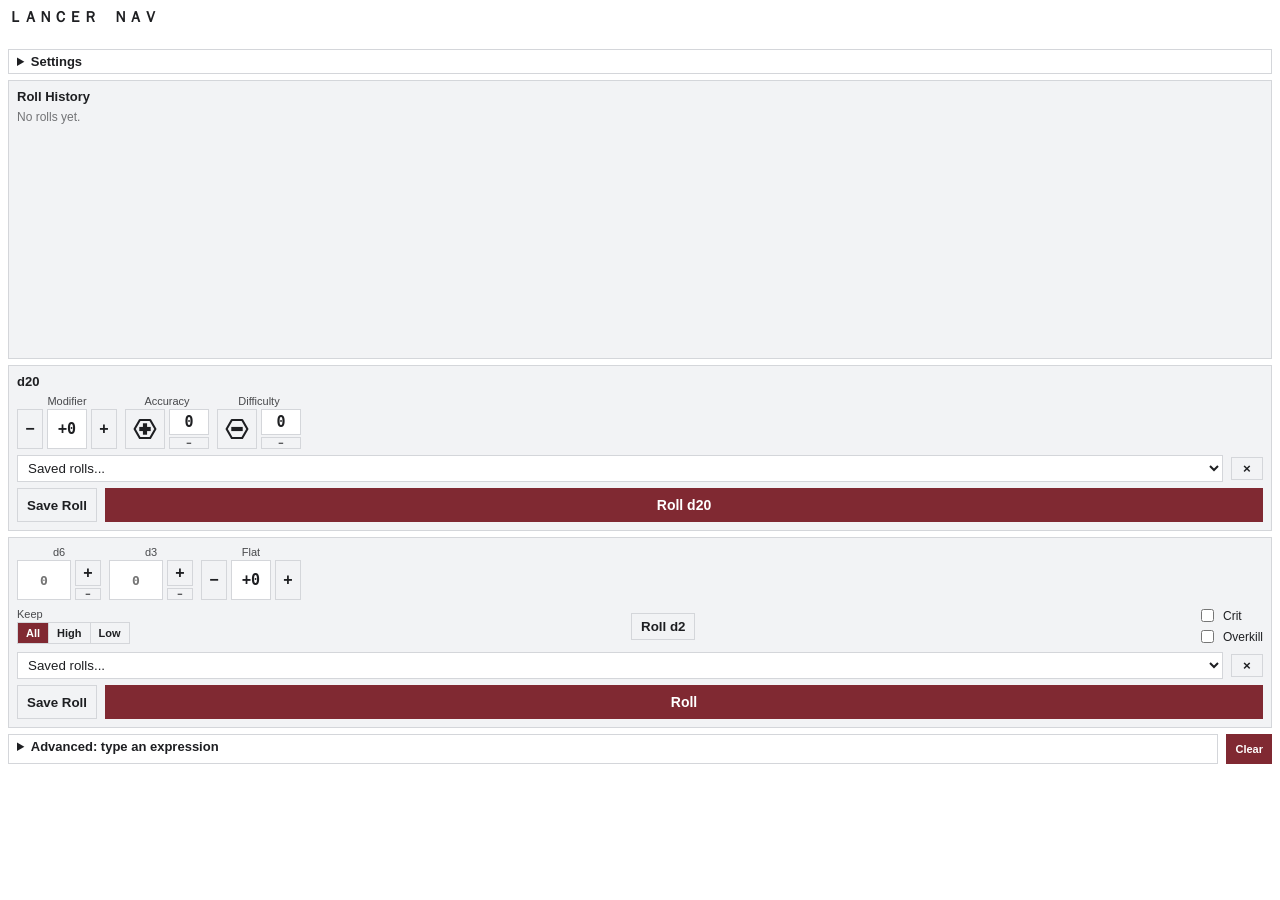
<file: docs/index.html>
<!doctype html>
<html lang="en">
<head>
  <meta charset="UTF-8" />
  <title>Lancer Nav</title>
  <link rel="stylesheet" href="style.css" />
</head>
<body>
  <header>
    <h1>ＬＡＮＣＥＲ　ＮＡＶ</h1>
    <p id="global-status" class="status"></p>
  </header>

  <details id="settings-details">
    <summary>Settings</summary>
    <div class="row settings-links-row">
      <label class="checkbox-field">
        <input id="pair-discord-setting" type="checkbox" checked />
        Pair with Discord
      </label>
      <div class="settings-links">
        <a href="https://discord.com/oauth2/authorize?client_id=1528810293663371464&scope=bot&permissions=330752" target="_blank" rel="noopener noreferrer">Add to Discord</a>
        <a href="https://github.com/thebiggestwoop/lancer-nav" target="_blank" rel="noopener noreferrer">GitHub</a>
      </div>
    </div>
    <div class="field">
      <label for="pairing-code">Pairing code</label>
      <input id="pairing-code" type="text" placeholder="from l!link in Discord" />
    </div>
    <button id="save-settings">Save</button>
    <p id="settings-status" class="status"></p>
    <label class="checkbox-field">
      <input id="show-dice-icons-setting" type="checkbox" checked />
      Show Dice Icons
    </label>
    <label class="checkbox-field">
      <input id="clear-after-roll-setting" type="checkbox" checked />
      Clear after every roll
    </label>
    <label class="checkbox-field">
      <input id="show-combat-drill-setting" type="checkbox" />
      Show IPS-N Vlad Combat Drill
    </label>
    <div class="row accent-color-row">
      <div class="field">
        <label for="accent-color-setting">Accent color 1</label>
        <input id="accent-color-setting" type="text" value="#802932" maxlength="7" />
      </div>
      <div class="field">
        <label for="accent-color-2-setting">Accent color 2</label>
        <input id="accent-color-2-setting" type="text" value="#283593" maxlength="7" />
      </div>
      <button id="reset-colors-btn" type="button" class="reset-colors-btn">Reset colors</button>
    </div>
    <div class="row">
      <button id="export-saved-rolls-btn" type="button">Export Settings and Saved Rolls</button>
      <button id="import-saved-rolls-btn" type="button">Import Settings and Saved Rolls</button>
      <input id="import-saved-rolls-file" type="file" accept="application/json,.json" class="hidden" />
    </div>
    <div class="row clear-rolls-row">
      <button id="clear-saved-rolls-btn" type="button">Clear all saved rolls</button>
      <button id="confirm-clear-saved-rolls-btn" type="button" class="confirm-danger-btn hidden">Are you sure?</button>
    </div>
  </details>

  <section class="card">
    <h2>Roll History</h2>
    <ul id="roll-history" class="roll-history"></ul>
  </section>

  <section class="card">
    <h2>d20</h2>
    <div class="row d20-controls-row">
      <div class="stat-group">
        <label for="check-modifier">Modifier</label>
        <div class="modifier-control">
          <button id="check-modifier-minus" class="step-btn" type="button" aria-label="Decrease Modifier">&minus;</button>
          <input id="check-modifier" type="text" inputmode="numeric" value="+0" class="modifier-input" />
          <button id="check-modifier-plus" class="step-btn" type="button" aria-label="Increase Modifier">+</button>
        </div>
      </div>
      <div class="stat-group">
        <label for="check-accuracy">Accuracy</label>
        <div class="tally-control">
          <button id="check-accuracy-add" class="tally-btn" type="button" aria-label="Add Accuracy">
            <svg viewBox="0 0 100 100" class="tally-icon" aria-hidden="true">
              <polygon points="90,50 70,84.64 30,84.64 10,50 30,15.36 70,15.36" fill="none" stroke="currentColor" stroke-width="8" stroke-linejoin="round"/>
              <rect x="42" y="28" width="16" height="44" fill="currentColor"/>
              <rect x="28" y="42" width="44" height="16" fill="currentColor"/>
            </svg>
          </button>
          <div class="tally-field-stack">
            <input id="check-accuracy" type="number" value="0" min="0" step="1" class="modifier-input tally-input" />
            <button id="check-accuracy-minus" class="stack-btn stack-btn-minus" type="button" aria-label="Decrease Accuracy">&minus;</button>
          </div>
        </div>
      </div>
      <div class="stat-group">
        <label for="check-difficulty">Difficulty</label>
        <div class="tally-control">
          <button id="check-difficulty-add" class="tally-btn" type="button" aria-label="Add Difficulty">
            <svg viewBox="0 0 100 100" class="tally-icon" aria-hidden="true">
              <polygon points="90,50 70,84.64 30,84.64 10,50 30,15.36 70,15.36" fill="none" stroke="currentColor" stroke-width="8" stroke-linejoin="round"/>
              <rect x="28" y="42" width="44" height="16" fill="currentColor"/>
            </svg>
          </button>
          <div class="tally-field-stack">
            <input id="check-difficulty" type="number" value="0" min="0" step="1" class="modifier-input tally-input" />
            <button id="check-difficulty-minus" class="stack-btn stack-btn-minus" type="button" aria-label="Decrease Difficulty">&minus;</button>
          </div>
        </div>
      </div>
    </div>
    <div class="row saved-roll-row">
      <select id="saved-rolls-select" class="saved-rolls-select">
        <option value="">Saved rolls...</option>
      </select>
      <button id="delete-roll-btn" type="button" class="delete-roll-btn" title="Delete selected saved roll" aria-label="Delete selected saved roll">&times;</button>
    </div>
    <div class="row save-roll-row">
      <button id="save-roll-btn" type="button" class="save-roll-btn">Save Roll</button>
      <button id="check-roll-btn" class="btn-primary">Roll d20</button>
    </div>
  </section>

  <section class="card">
    <div class="row xdx-controls-row">
      <div class="stat-group">
        <label for="damage-d6">d6</label>
        <div class="dice-stepper">
          <input id="damage-d6" type="text" inputmode="numeric" value="" placeholder="0" class="modifier-input dice-input" />
          <div class="stepper-stack">
            <button id="damage-d6-add" class="stack-btn stack-btn-plus" type="button" aria-label="Increase d6">+</button>
            <button id="damage-d6-minus" class="stack-btn stack-btn-minus" type="button" aria-label="Decrease d6">&minus;</button>
          </div>
        </div>
      </div>
      <div class="stat-group">
        <label for="damage-d3">d3</label>
        <div class="dice-stepper">
          <input id="damage-d3" type="text" inputmode="numeric" value="" placeholder="0" class="modifier-input dice-input" />
          <div class="stepper-stack">
            <button id="damage-d3-add" class="stack-btn stack-btn-plus" type="button" aria-label="Increase d3">+</button>
            <button id="damage-d3-minus" class="stack-btn stack-btn-minus" type="button" aria-label="Decrease d3">&minus;</button>
          </div>
        </div>
      </div>
      <div class="stat-group">
        <label for="damage-flat">Flat</label>
        <div class="modifier-control">
          <button id="damage-flat-minus" class="step-btn" type="button" aria-label="Decrease Flat">&minus;</button>
          <input id="damage-flat" type="text" inputmode="numeric" value="+0" class="modifier-input" />
          <button id="damage-flat-plus" class="step-btn" type="button" aria-label="Increase Flat">+</button>
        </div>
      </div>
    </div>
    <div class="row keep-crit-row">
      <div class="keep-field">
        <label>Keep</label>
        <div class="keep-toggle" role="group" aria-label="Keep">
          <button id="damage-keep-all" class="keep-btn active" type="button" data-keep="">All</button>
          <button id="damage-keep-high" class="keep-btn" type="button" data-keep="h">High</button>
          <button id="damage-keep-low" class="keep-btn" type="button" data-keep="l">Low</button>
        </div>
      </div>
      <button id="damage-d2-btn" class="quick-die-btn" type="button">Roll d2</button>
      <div class="checkbox-group">
        <label class="checkbox-field">
          <input id="damage-crit" type="checkbox" />
          Crit
        </label>
        <label id="combat-drill-field" class="checkbox-field hidden">
          <input id="damage-combat-drill" type="checkbox" />
          Combat Drill
        </label>
        <label class="checkbox-field">
          <input id="damage-overkill" type="checkbox" />
          Overkill
        </label>
      </div>
    </div>
    <div class="row saved-roll-row">
      <select id="damage-saved-rolls-select" class="saved-rolls-select">
        <option value="">Saved rolls...</option>
      </select>
      <button id="damage-delete-roll-btn" type="button" class="delete-roll-btn" title="Delete selected saved roll" aria-label="Delete selected saved roll">&times;</button>
    </div>
    <div class="row save-roll-row">
      <button id="damage-save-roll-btn" type="button" class="save-roll-btn">Save Roll</button>
      <button id="damage-roll-btn" class="btn-primary">Roll</button>
    </div>
  </section>

  <div class="row bottom-row">
    <details id="advanced-details">
      <summary>Advanced: type an expression</summary>
      <div class="field">
        <label for="roll-expression">Expression</label>
        <input id="roll-expression" type="text" placeholder="d20 + 3 a2   or   2d6 + 3 crit" />
      </div>
      <button id="roll-btn">Roll</button>
    </details>
    <button id="reset-all-btn" class="reset-btn" type="button">Clear</button>
  </div>

  <script type="module" src="app.js"></script>
</body>
</html>
</file>
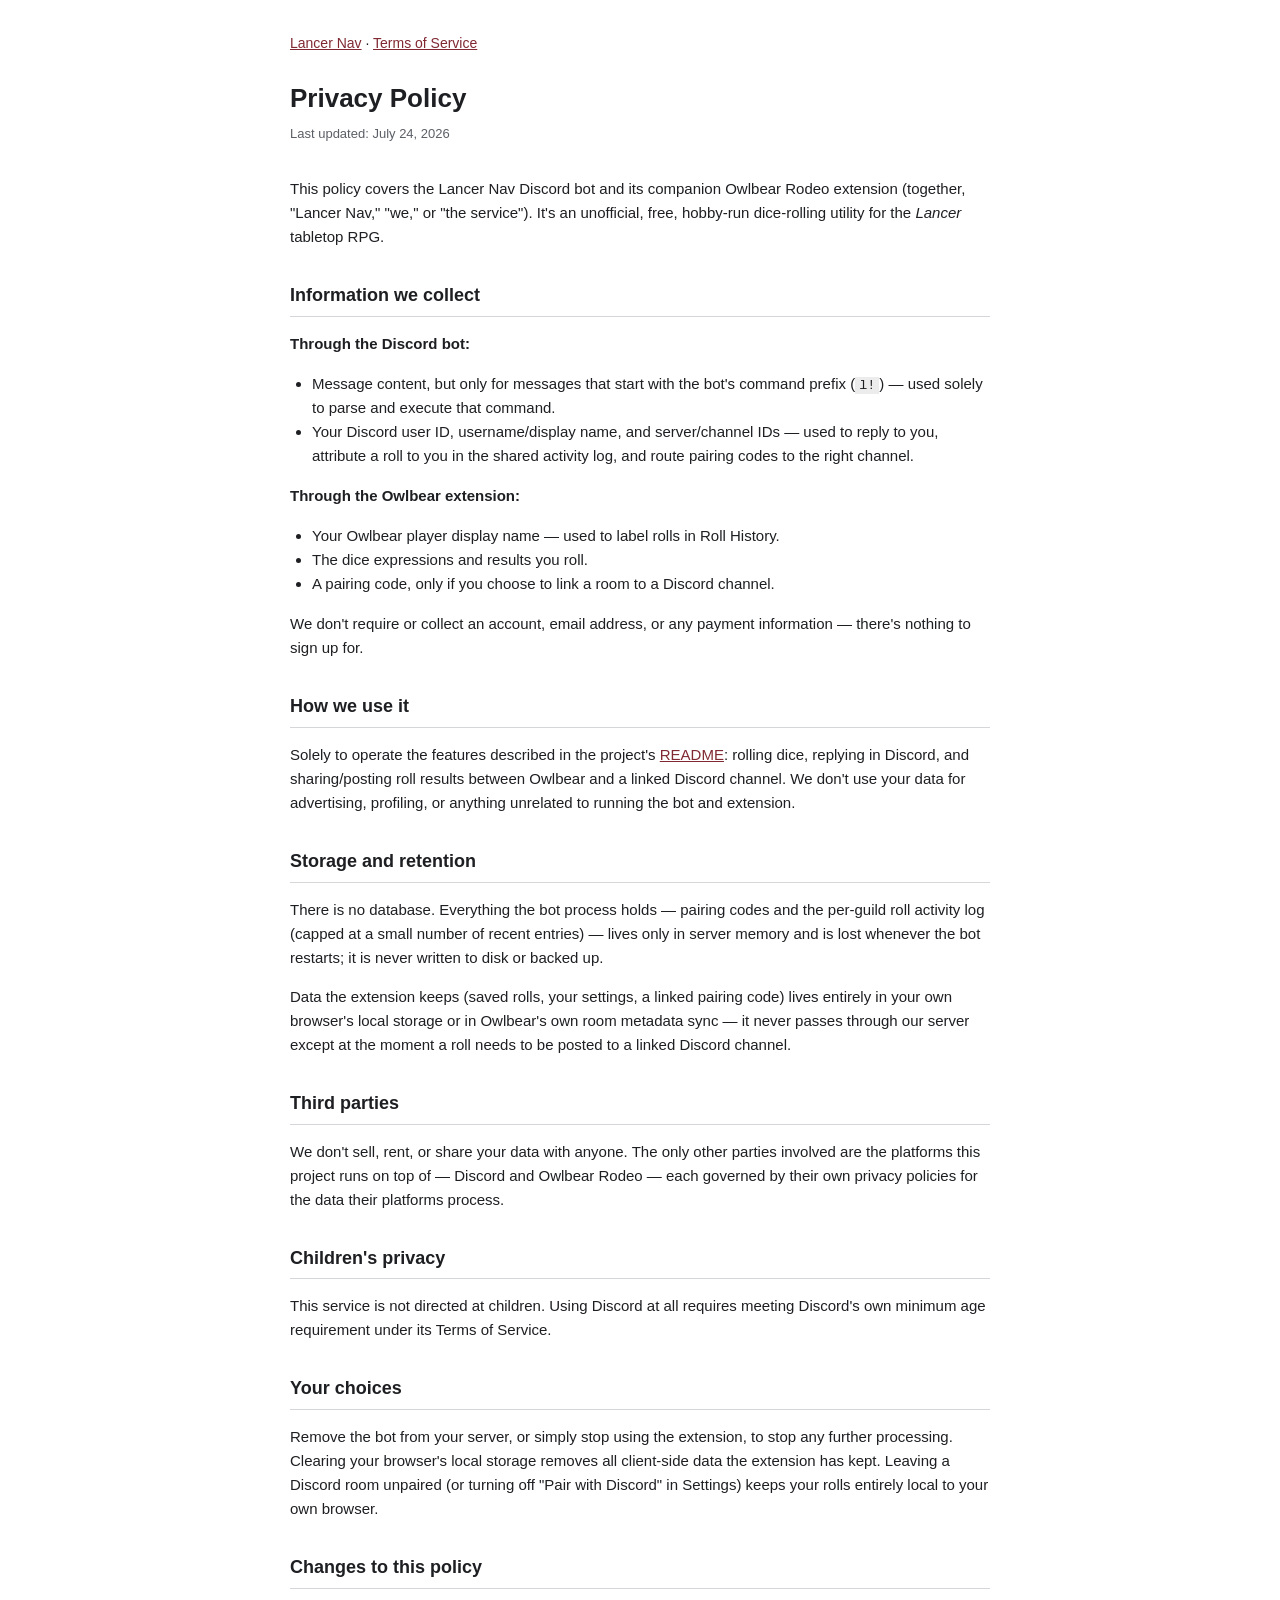
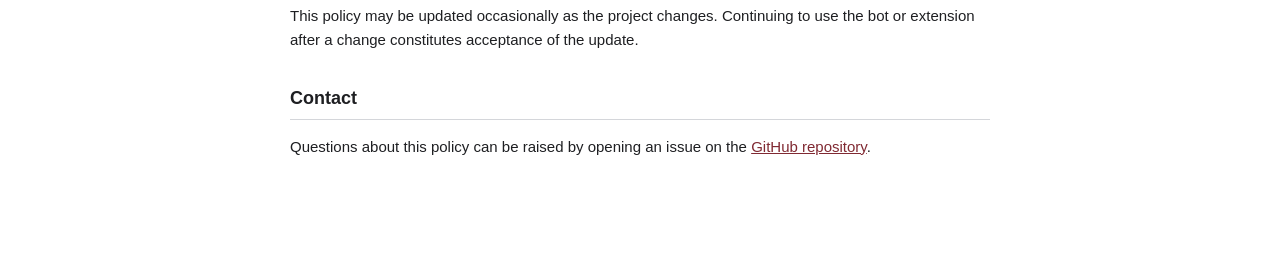
<file: docs/privacy.html>
<!doctype html>
<html lang="en">
<head>
<meta charset="UTF-8" />
<meta name="viewport" content="width=device-width, initial-scale=1" />
<title>Privacy Policy — Lancer Nav</title>
<style>
  :root {
    color-scheme: light dark;
    --bg: #ffffff;
    --fg: #1e1f22;
    --muted: #5b5f66;
    --border: #d4d6da;
    --accent: #802932;
  }
  @media (prefers-color-scheme: dark) {
    :root {
      --bg: #1e1f22;
      --fg: #f2f3f5;
      --muted: #a6a9ae;
      --border: #3a3c40;
    }
  }
  * { box-sizing: border-box; }
  body {
    margin: 0;
    padding: 32px 20px 80px;
    background: var(--bg);
    color: var(--fg);
    font-family: -apple-system, "Segoe UI", Roboto, sans-serif;
    line-height: 1.6;
  }
  main {
    max-width: 700px;
    margin: 0 auto;
  }
  h1 {
    font-size: 26px;
    margin: 0 0 4px 0;
  }
  .updated {
    color: var(--muted);
    font-size: 13px;
    margin: 0 0 32px 0;
  }
  h2 {
    font-size: 18px;
    margin: 32px 0 8px 0;
    border-bottom: 1px solid var(--border);
    padding-bottom: 6px;
  }
  p, li {
    font-size: 15px;
  }
  ul {
    padding-left: 22px;
  }
  a {
    color: var(--accent);
  }
  .nav {
    font-size: 14px;
    margin-bottom: 24px;
  }
  code {
    font-family: Consolas, monospace;
    font-size: 0.9em;
    background: rgba(128, 128, 128, 0.15);
    padding: 1px 4px;
  }
</style>
</head>
<body>
<main>
  <div class="nav"><a href="https://github.com/thebiggestwoop/lancer-companion">Lancer Nav</a> · <a href="terms.html">Terms of Service</a></div>

  <h1>Privacy Policy</h1>
  <p class="updated">Last updated: July 24, 2026</p>

  <p>This policy covers the Lancer Nav Discord bot and its companion Owlbear Rodeo extension (together, "Lancer Nav," "we," or "the service"). It's an unofficial, free, hobby-run dice-rolling utility for the <em>Lancer</em> tabletop RPG.</p>

  <h2>Information we collect</h2>
  <p><strong>Through the Discord bot:</strong></p>
  <ul>
    <li>Message content, but only for messages that start with the bot's command prefix (<code>l!</code>) — used solely to parse and execute that command.</li>
    <li>Your Discord user ID, username/display name, and server/channel IDs — used to reply to you, attribute a roll to you in the shared activity log, and route pairing codes to the right channel.</li>
  </ul>
  <p><strong>Through the Owlbear extension:</strong></p>
  <ul>
    <li>Your Owlbear player display name — used to label rolls in Roll History.</li>
    <li>The dice expressions and results you roll.</li>
    <li>A pairing code, only if you choose to link a room to a Discord channel.</li>
  </ul>
  <p>We don't require or collect an account, email address, or any payment information — there's nothing to sign up for.</p>

  <h2>How we use it</h2>
  <p>Solely to operate the features described in the project's <a href="https://github.com/thebiggestwoop/lancer-companion">README</a>: rolling dice, replying in Discord, and sharing/posting roll results between Owlbear and a linked Discord channel. We don't use your data for advertising, profiling, or anything unrelated to running the bot and extension.</p>

  <h2>Storage and retention</h2>
  <p>There is no database. Everything the bot process holds — pairing codes and the per-guild roll activity log (capped at a small number of recent entries) — lives only in server memory and is lost whenever the bot restarts; it is never written to disk or backed up.</p>
  <p>Data the extension keeps (saved rolls, your settings, a linked pairing code) lives entirely in your own browser's local storage or in Owlbear's own room metadata sync — it never passes through our server except at the moment a roll needs to be posted to a linked Discord channel.</p>

  <h2>Third parties</h2>
  <p>We don't sell, rent, or share your data with anyone. The only other parties involved are the platforms this project runs on top of — Discord and Owlbear Rodeo — each governed by their own privacy policies for the data their platforms process.</p>

  <h2>Children's privacy</h2>
  <p>This service is not directed at children. Using Discord at all requires meeting Discord's own minimum age requirement under its Terms of Service.</p>

  <h2>Your choices</h2>
  <p>Remove the bot from your server, or simply stop using the extension, to stop any further processing. Clearing your browser's local storage removes all client-side data the extension has kept. Leaving a Discord room unpaired (or turning off "Pair with Discord" in Settings) keeps your rolls entirely local to your own browser.</p>

  <h2>Changes to this policy</h2>
  <p>This policy may be updated occasionally as the project changes. Continuing to use the bot or extension after a change constitutes acceptance of the update.</p>

  <h2>Contact</h2>
  <p>Questions about this policy can be raised by opening an issue on the <a href="https://github.com/thebiggestwoop/lancer-companion">GitHub repository</a>.</p>
</main>
</body>
</html>
</file>
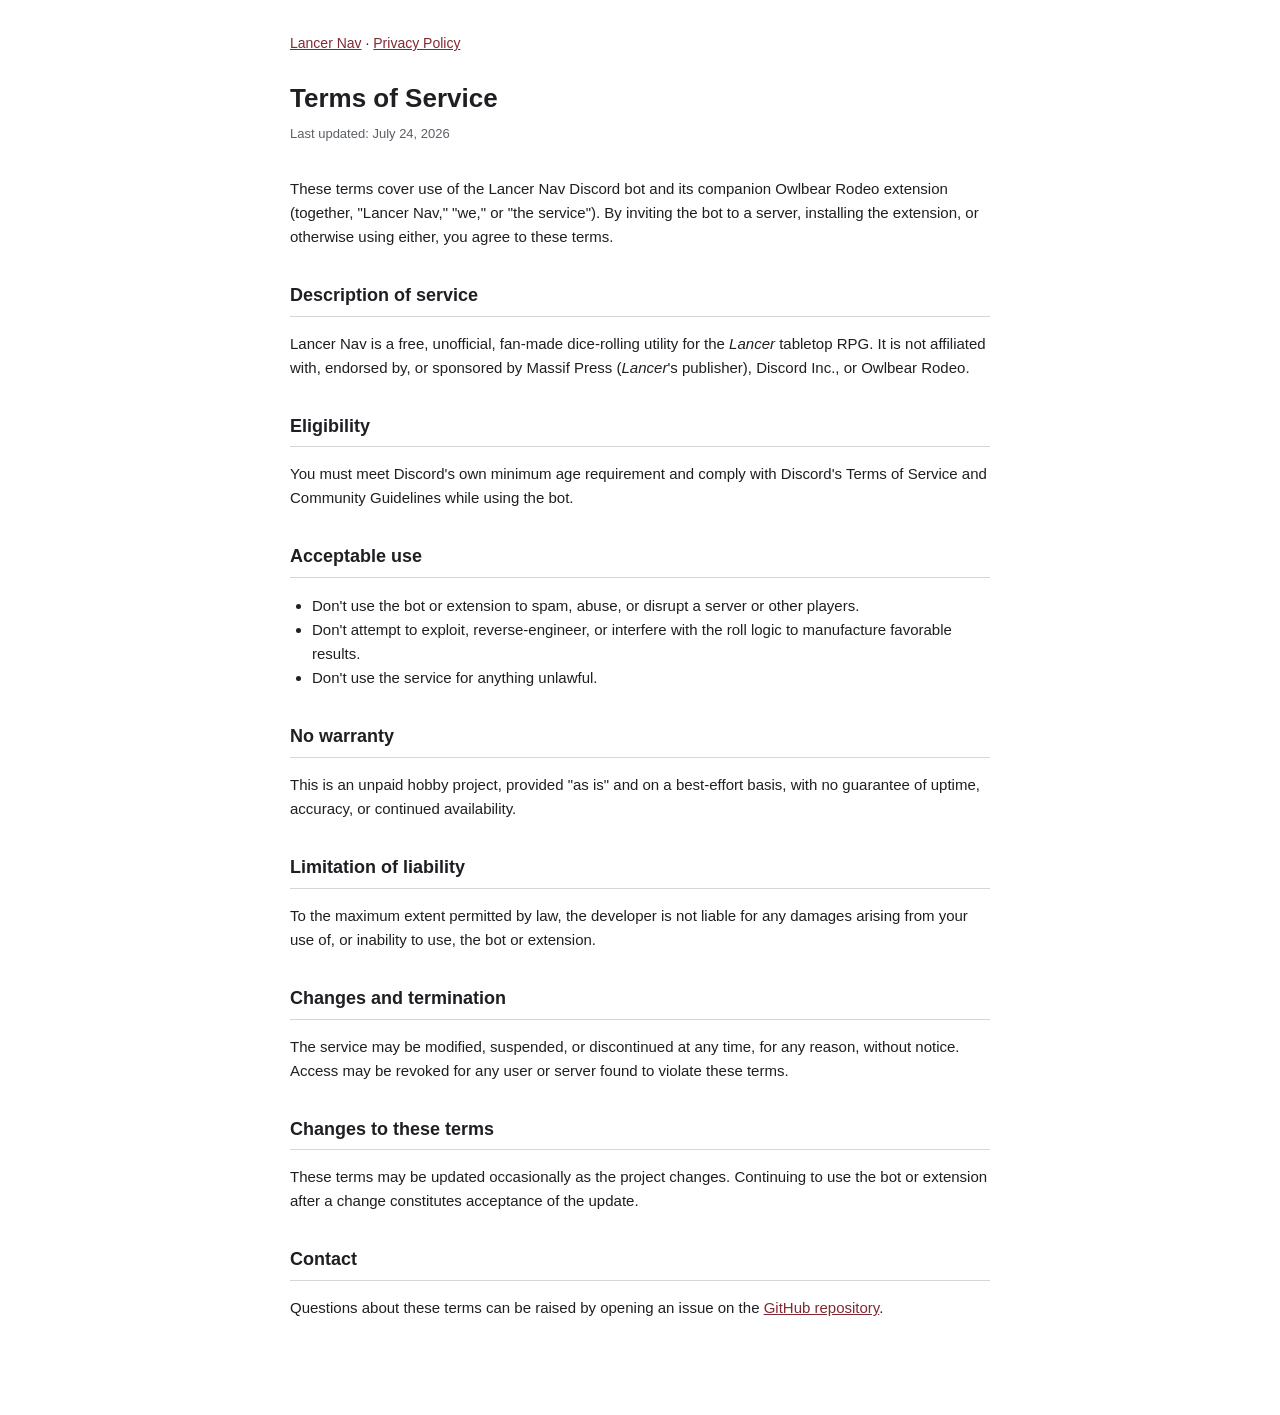
<file: docs/terms.html>
<!doctype html>
<html lang="en">
<head>
<meta charset="UTF-8" />
<meta name="viewport" content="width=device-width, initial-scale=1" />
<title>Terms of Service — Lancer Nav</title>
<style>
  :root {
    color-scheme: light dark;
    --bg: #ffffff;
    --fg: #1e1f22;
    --muted: #5b5f66;
    --border: #d4d6da;
    --accent: #802932;
  }
  @media (prefers-color-scheme: dark) {
    :root {
      --bg: #1e1f22;
      --fg: #f2f3f5;
      --muted: #a6a9ae;
      --border: #3a3c40;
    }
  }
  * { box-sizing: border-box; }
  body {
    margin: 0;
    padding: 32px 20px 80px;
    background: var(--bg);
    color: var(--fg);
    font-family: -apple-system, "Segoe UI", Roboto, sans-serif;
    line-height: 1.6;
  }
  main {
    max-width: 700px;
    margin: 0 auto;
  }
  h1 {
    font-size: 26px;
    margin: 0 0 4px 0;
  }
  .updated {
    color: var(--muted);
    font-size: 13px;
    margin: 0 0 32px 0;
  }
  h2 {
    font-size: 18px;
    margin: 32px 0 8px 0;
    border-bottom: 1px solid var(--border);
    padding-bottom: 6px;
  }
  p, li {
    font-size: 15px;
  }
  ul {
    padding-left: 22px;
  }
  a {
    color: var(--accent);
  }
  .nav {
    font-size: 14px;
    margin-bottom: 24px;
  }
  code {
    font-family: Consolas, monospace;
    font-size: 0.9em;
    background: rgba(128, 128, 128, 0.15);
    padding: 1px 4px;
  }
</style>
</head>
<body>
<main>
  <div class="nav"><a href="https://github.com/thebiggestwoop/lancer-companion">Lancer Nav</a> · <a href="privacy.html">Privacy Policy</a></div>

  <h1>Terms of Service</h1>
  <p class="updated">Last updated: July 24, 2026</p>

  <p>These terms cover use of the Lancer Nav Discord bot and its companion Owlbear Rodeo extension (together, "Lancer Nav," "we," or "the service"). By inviting the bot to a server, installing the extension, or otherwise using either, you agree to these terms.</p>

  <h2>Description of service</h2>
  <p>Lancer Nav is a free, unofficial, fan-made dice-rolling utility for the <em>Lancer</em> tabletop RPG. It is not affiliated with, endorsed by, or sponsored by Massif Press (<em>Lancer</em>'s publisher), Discord Inc., or Owlbear Rodeo.</p>

  <h2>Eligibility</h2>
  <p>You must meet Discord's own minimum age requirement and comply with Discord's Terms of Service and Community Guidelines while using the bot.</p>

  <h2>Acceptable use</h2>
  <ul>
    <li>Don't use the bot or extension to spam, abuse, or disrupt a server or other players.</li>
    <li>Don't attempt to exploit, reverse-engineer, or interfere with the roll logic to manufacture favorable results.</li>
    <li>Don't use the service for anything unlawful.</li>
  </ul>

  <h2>No warranty</h2>
  <p>This is an unpaid hobby project, provided "as is" and on a best-effort basis, with no guarantee of uptime, accuracy, or continued availability.</p>

  <h2>Limitation of liability</h2>
  <p>To the maximum extent permitted by law, the developer is not liable for any damages arising from your use of, or inability to use, the bot or extension.</p>

  <h2>Changes and termination</h2>
  <p>The service may be modified, suspended, or discontinued at any time, for any reason, without notice. Access may be revoked for any user or server found to violate these terms.</p>

  <h2>Changes to these terms</h2>
  <p>These terms may be updated occasionally as the project changes. Continuing to use the bot or extension after a change constitutes acceptance of the update.</p>

  <h2>Contact</h2>
  <p>Questions about these terms can be raised by opening an issue on the <a href="https://github.com/thebiggestwoop/lancer-companion">GitHub repository</a>.</p>
</main>
</body>
</html>
</file>
<file: docs/style.css>
:root {
  color-scheme: light dark;
  --bg: #ffffff;
  --fg: #1e1f22;
  /* A light-gray elevated panel in light mode (mirrors Discord's own light
     theme secondary background), and the existing dark panel in dark mode
     -- --fg already flips alongside it, so card text just works in both. */
  --card-bg: #f2f3f5;
  --border: #d4d6da;
  --accent: #802932;
  --accent-2: #283593;
  --accent-text: #ffffff;
  --error: #d83c3e;
  --mono-font: Consolas, monospace;
}

@media (prefers-color-scheme: dark) {
  :root {
    --bg: #313338;
    --fg: #f2f3f5;
    --card-bg: #202225;
    --border: #1e1f22;
  }
}

* {
  box-sizing: border-box;
}

body {
  margin: 0;
  padding: 8px;
  font-family: -apple-system, "Segoe UI", Roboto, sans-serif;
  font-size: 13px;
  background: var(--bg);
  color: var(--fg);
  display: flex;
  flex-direction: column;
  gap: 6px;
}

h1 {
  font-size: 15px;
  margin: 0;
}

.bottom-row {
  align-items: flex-start;
}

.bottom-row details {
  flex: 1;
  min-width: 0;
  min-height: 30px;
}

.reset-btn {
  flex: 0 0 auto;
  font-size: 11px;
  padding: 4px 8px;
  white-space: nowrap;
  height: 30px;
  display: flex;
  align-items: center;
  justify-content: center;
  background: var(--accent);
  border-color: var(--accent);
  color: #ffffff;
}

.reset-btn:hover {
  border-color: var(--accent);
  filter: brightness(1.1);
}

h2 {
  font-size: 13px;
  margin: 0 0 6px 0;
}

.status {
  margin: 2px 0 0 0;
  min-height: 14px;
  font-size: 12px;
  color: var(--fg);
  opacity: 0.75;
}

.status.error {
  color: var(--error);
  opacity: 1;
}

details {
  border: 1px solid var(--border);
  border-radius: 0;
  padding: 4px 8px;
}

summary {
  cursor: pointer;
  font-weight: 600;
}

.card {
  border: 1px solid var(--border);
  border-radius: 0;
  padding: 8px;
  background: var(--card-bg);
}

.field {
  display: flex;
  flex-direction: column;
  gap: 2px;
  margin: 6px 0;
}

.field label {
  font-size: 11px;
  opacity: 0.8;
}

input,
select {
  border: 1px solid var(--border);
  border-radius: 0;
  padding: 4px 6px;
  background: var(--bg);
  color: var(--fg);
  width: 100%;
}

.row {
  display: flex;
  gap: 8px;
}

.row .field {
  flex: 1;
  min-width: 0;
}

.checkbox-group {
  display: flex;
  flex-direction: column;
  gap: 2px;
}

.checkbox-group .checkbox-field {
  margin: 0;
}

.checkbox-field {
  display: flex;
  align-items: center;
  gap: 6px;
  font-size: 12px;
  margin: 6px 0;
  cursor: pointer;
}

#accent-color-setting,
#accent-color-2-setting {
  height: 28px;
}

.reset-colors-btn {
  flex: 0 0 auto;
  align-self: flex-end;
  height: 28px;
  margin: 6px 0;
  padding: 0 8px;
  display: flex;
  align-items: center;
  justify-content: center;
  font-size: 11px;
  white-space: nowrap;
}

.settings-links-row {
  align-items: center;
  justify-content: space-between;
}

.settings-links {
  display: flex;
  gap: 8px;
  font-size: 12px;
}

.settings-links a {
  display: inline-block;
  background: var(--accent-2);
  color: #ffffff;
  border: 1px solid var(--accent-2);
  padding: 4px 8px;
  font-weight: 600;
  text-decoration: none;
  white-space: nowrap;
}

.settings-links a:hover {
  filter: brightness(1.1);
}

.checkbox-field input {
  width: auto;
  accent-color: var(--accent-2);
}

.d20-controls-row {
  align-items: flex-end;
  flex-wrap: wrap;
}

.stat-group {
  display: flex;
  flex-direction: column;
  align-items: center;
  gap: 2px;
}

.stat-group label {
  font-size: 11px;
  opacity: 0.8;
}

.modifier-control {
  display: flex;
  align-items: center;
  gap: 4px;
}

.tally-control {
  display: flex;
  align-items: flex-start;
  gap: 4px;
}

.tally-field-stack {
  display: flex;
  flex-direction: column;
  align-items: center;
  gap: 2px;
}

/* Field (26) + gap (2) + minus (12) = 40 -- matches .tally-btn's height, so
   the field's top and the minus button's bottom both line up with it. */
.tally-field-stack .stack-btn-minus {
  width: 40px;
}

.step-btn {
  width: 26px;
  height: 40px;
  padding: 0;
  font-size: 16px;
  line-height: 1;
  display: flex;
  align-items: center;
  justify-content: center;
}

.dice-stepper {
  display: flex;
  align-items: center;
  gap: 4px;
}

.stepper-stack {
  display: flex;
  flex-direction: column;
  gap: 2px;
}

.stack-btn {
  width: 26px;
  padding: 0;
  line-height: 1;
  display: flex;
  align-items: center;
  justify-content: center;
}

.stack-btn-plus {
  height: 26px;
  font-size: 16px;
}

.stack-btn-minus {
  height: 12px;
  font-size: 9px;
}

.modifier-input {
  width: 40px;
  height: 40px;
  padding: 0;
  text-align: center;
  font-size: 15px;
  font-weight: 600;
  font-family: var(--mono-font);
}

.dice-input {
  width: 54px;
  font-size: 13px;
  font-family: var(--mono-font);
}

/* Width/font/etc. come from .modifier-input (shared class, in markup) --
   height is shortened so field + gap + minus button == .tally-btn's height,
   lining up the field's top and the minus button's bottom with it. */
.tally-input {
  height: 26px;
  /* The custom hex "Add" button already increments, and the new minus
     button below decrements -- the native spinner is redundant. */
  appearance: textfield;
  -moz-appearance: textfield;
}

.tally-input::-webkit-inner-spin-button,
.tally-input::-webkit-outer-spin-button {
  -webkit-appearance: none;
  margin: 0;
}

.tally-btn {
  width: 40px;
  height: 40px;
  padding: 0;
  font-size: 20px;
  line-height: 1;
  display: flex;
  align-items: center;
  justify-content: center;
}

.tally-icon {
  width: 26px;
  height: 26px;
  color: var(--fg);
}

.tally-btn:hover .tally-icon {
  color: var(--accent-2);
}

.xdx-controls-row {
  align-items: flex-end;
  flex-wrap: wrap;
}

.keep-crit-row {
  align-items: center;
  justify-content: space-between;
  margin: 6px 0;
}

.keep-field {
  display: flex;
  flex-direction: column;
  gap: 2px;
}

.keep-field label {
  font-size: 11px;
  opacity: 0.8;
}

.keep-toggle {
  display: inline-flex;
  border: 1px solid var(--border);
  border-radius: 0;
  overflow: hidden;
}

.keep-btn {
  border: none;
  border-radius: 0;
  padding: 4px 8px;
  font-size: 11px;
  background: transparent;
}

.keep-btn:not(:last-child) {
  border-right: 1px solid var(--border);
}

.keep-btn.active {
  background: var(--accent);
  color: var(--accent-text);
}

.quick-die-btn {
  flex: 0 0 auto;
  white-space: nowrap;
}

.saved-roll-row {
  align-items: center;
  margin: 6px 0;
}

.saved-rolls-select {
  flex: 1;
  min-width: 0;
}

.delete-roll-btn {
  flex: 0 0 auto;
  width: 32px;
  padding: 4px;
  line-height: 1;
}

.save-roll-row {
  align-items: stretch;
}

.save-roll-btn {
  flex: 0 0 auto;
  white-space: nowrap;
}

.save-roll-row .btn-primary {
  flex: 1;
  width: auto;
}

button {
  border: 1px solid var(--border);
  border-radius: 0;
  padding: 5px 9px;
  background: transparent;
  color: var(--fg);
  cursor: pointer;
  font-weight: 600;
}

button:hover {
  border-color: var(--accent-2);
}

.btn-primary {
  border-color: var(--accent);
  background: var(--accent);
  color: var(--accent-text);
  padding: 8px 14px;
  font-size: 14px;
  width: 100%;
}

.btn-primary:hover {
  border-color: var(--accent);
  filter: brightness(1.1);
}

button:disabled {
  opacity: 0.5;
  cursor: default;
}

input:disabled {
  opacity: 0.5;
  cursor: default;
}

#clear-saved-rolls-btn,
.confirm-danger-btn {
  font-size: 11px;
  padding: 4px 8px;
}

.confirm-danger-btn,
.confirm-danger-btn:hover {
  border-color: var(--accent);
}

.clear-rolls-row {
  margin-top: 2px;
}

.roll-history {
  list-style: none;
  margin: 0;
  padding: 0;
  /* Fixed (not max-) height -- keeps the card at a constant size regardless
     of entry count, so the rest of the layout never shifts and leaves
     blank space at the bottom of the extension when history is short. */
  height: 240px;
  overflow-y: auto;
  display: flex;
  flex-direction: column;
  gap: 6px;
}

.roll-history:empty::before {
  content: "No rolls yet.";
  opacity: 0.6;
  font-size: 12px;
}

.roll-history li {
  font-size: 12px;
  border-bottom: 1px solid var(--border);
  padding-bottom: 6px;
}

.roll-history li:last-child {
  border-bottom: none;
  padding-bottom: 0;
}

.roll-time {
  opacity: 0.6;
  font-size: 11px;
  font-weight: 400;
}

.roll-text {
  white-space: pre-wrap;
  margin-top: 2px;
}

.roll-title-line {
  font-size: 16px;
  font-weight: 600;
  margin-top: 2px;
}

.roll-total-line {
  display: block;
  width: fit-content;
  font-size: 16px;
  text-transform: uppercase;
  border: 1px solid var(--accent-2);
  padding: 2px 4px;
  margin-top: 2px;
}

.roll-overkill-line {
  display: block;
  width: fit-content;
  font-size: 16px;
  text-transform: uppercase;
  border: 1px solid var(--accent);
  padding: 2px 4px;
  margin-top: 2px;
}

.roll-uppercase-line {
  text-transform: uppercase;
}

.dice-faces {
  display: flex;
  flex-wrap: wrap;
  gap: 3px;
  margin: 2px 0;
}

.hide-dice-icons .dice-faces {
  display: none;
}

.dice-face-icon {
  width: 36px;
  height: 36px;
}

/* Must stay last: relies on cascade order (not just specificity) to beat
   other single-class rules like .checkbox-field's `display: flex`. */
.hidden {
  display: none;
}
</file>
